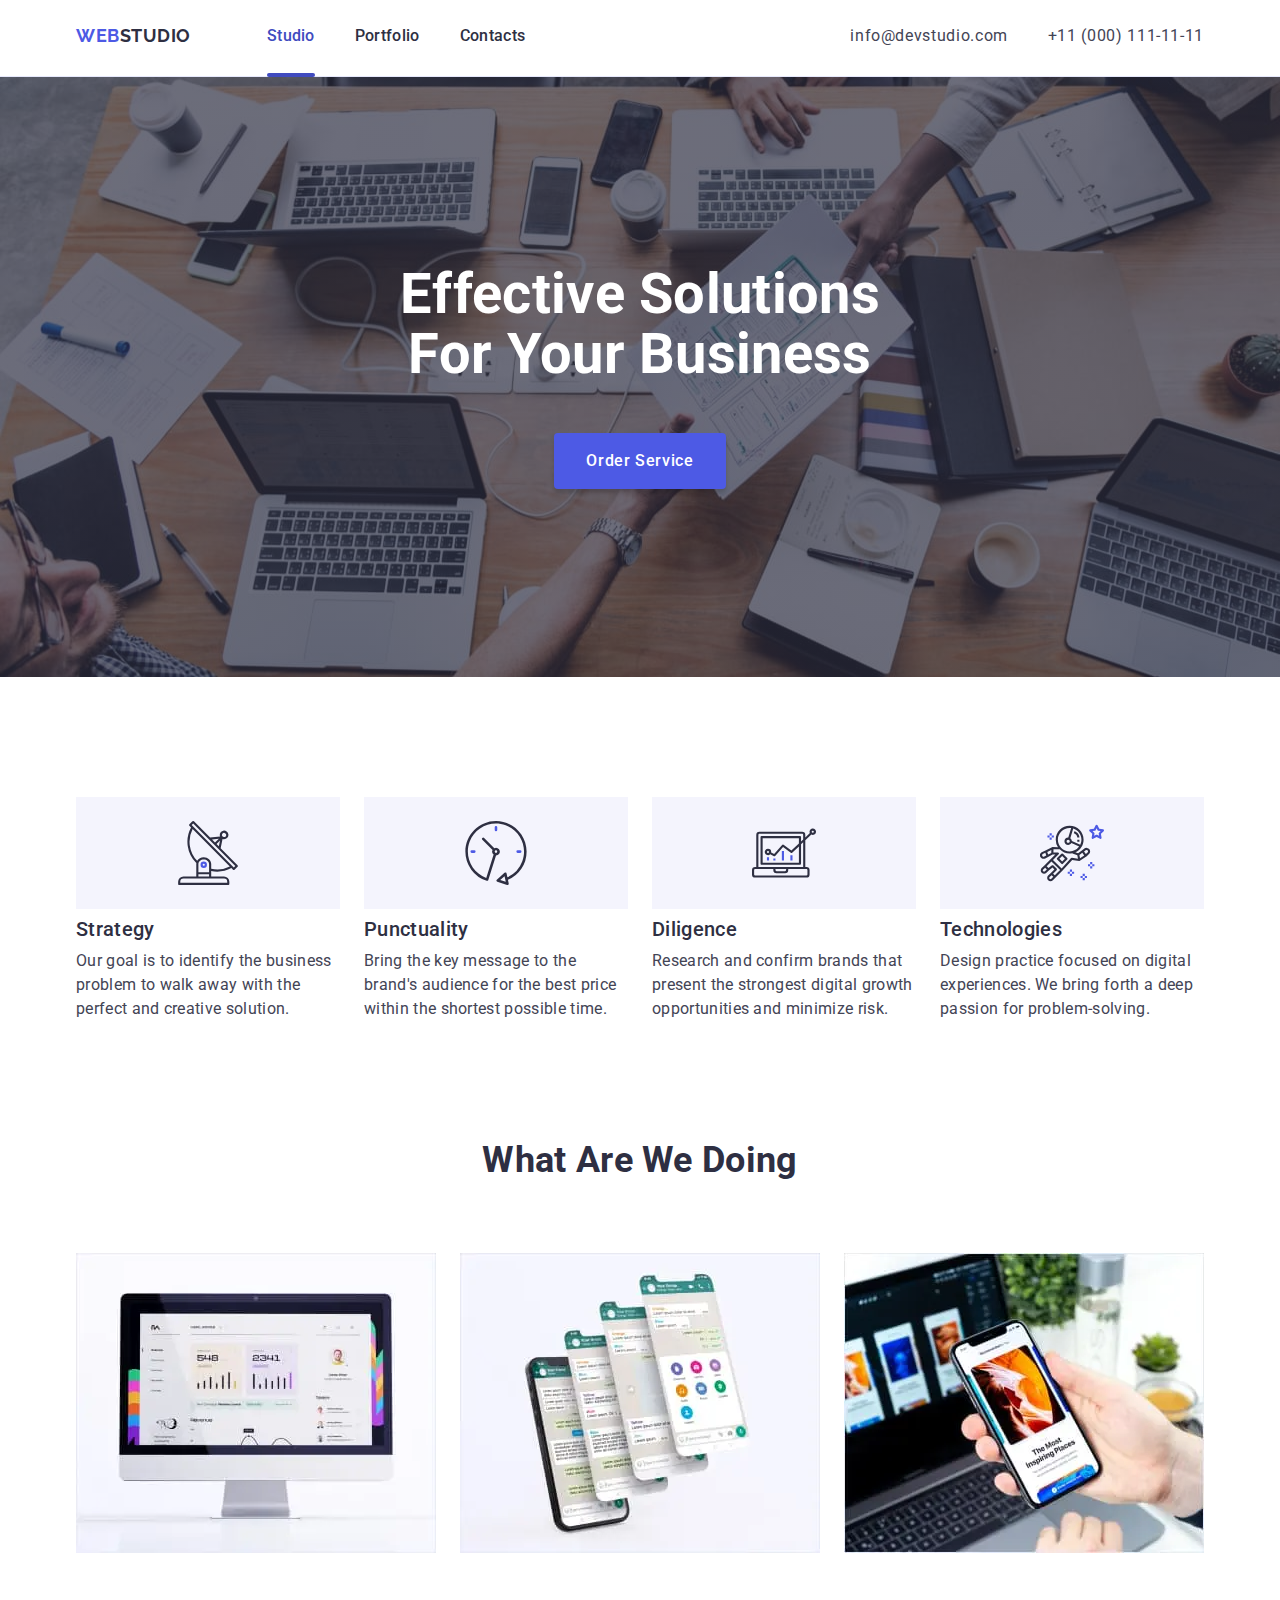
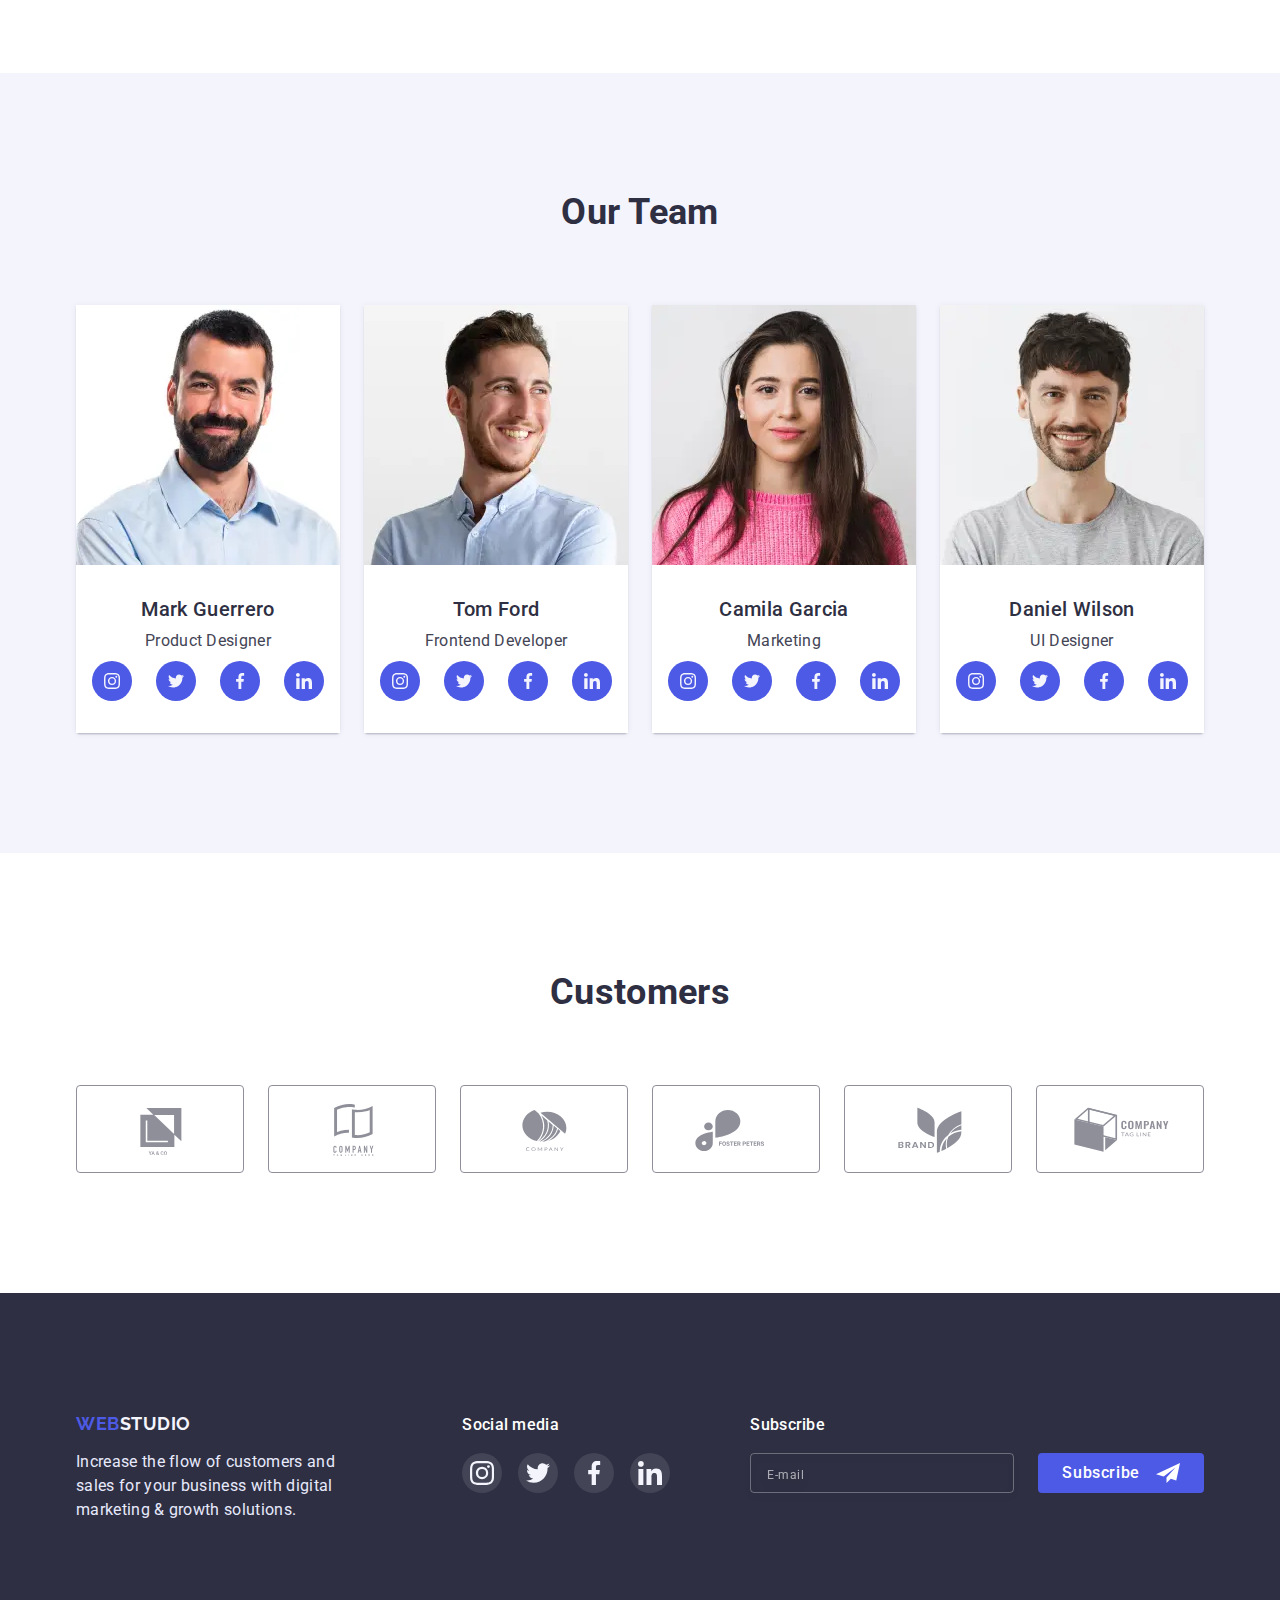
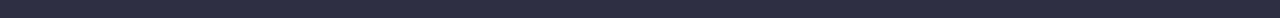
<file: index.html>
<!DOCTYPE html>
<html lang="en">
<head>
    <meta charset="UTF-8">
    <meta http-equiv="X-UA-Compatible" content="IE=edge">
    <meta name="viewport" content="width=device-width, initial-scale=1.0">
    <title>Studio</title>
    <link rel="preconnect" href="https://fonts.googleapis.com">
    <link rel="preconnect" href="https://fonts.gstatic.com" crossorigin>
    <link href="https://fonts.googleapis.com/css2?family=Raleway:wght@700&family=Roboto:wght@400;500;700;900&display=swap" rel="stylesheet">
    <link rel="stylesheet" href="https://cdn.jsdelivr.net/npm/modern-normalize@1.1.0/modern-normalize.min.css">
    <link rel="stylesheet" href="./css/style.css">
</head>
<body>
    <!-- HEADER -->
    <header class="main-header">
        <div class="container main-header-container">
            <nav class="main-nav">
                <a class="link logo" href="./index.html">WEB<span class="logo-part-theme-light">STUDIO</span></a>
                <ul class="menu list">
                    <li class="menu-item"><a class="link link-nav active" href="./index.html">Studio</a></li>
                    <li class="menu-item"><a class="link link-nav" href="./portfolio.html">Portfolio</a></li>
                    <li class="menu-item"><a class="link link-nav" href="">Contacts</a></li>
                </ul>
            </nav>
            <button type="button" class="mobile-menu-open js-open-menu" >
                <svg class="mobile-menu-open-icon" width="32" height="22">
                    <use href="./images/icons.svg#menu_btn"></use>
                </svg>
            </button>
            <ul class="menu-contacts list">
                <li class="menu-contact-item"><a class="contacts" href="mailto:info@devstudio.com">info@devstudio.com</a></li>
                <li class="menu-contact-item"><a class="contacts tablet-tel" href="tel:+110001111111">+11 (000) 111-11-11</a></li>
            </ul>
        </div>
        <div class="mobile-menu js-menu-container" >
            <div class="container mobile-menu-container">
                <button class="mobile-menu-close-btn js-close-menu" type="button" >
                    <svg class="mobile-menu-close-icon" width="8" height="8">
                        <use href="./images/icons.svg#icon-close-modal"></use>
                    </svg>
                </button>
                <ul class="page-titles list">
                    <li class="page-titles-list"><a href="./index.html" class="page-titles-link link">Studio</a></li>
                    <li class="page-titles-list"><a href="./portfolio.html" class="page-titles-link link">Portfolio</a></li>
                    <li class="page-titles-list"><a href="" class="page-titles-link link contacts-active active">Contacts</a></li>
                </ul>
                <ul class="contact-info list">
                    <li class="contact-info-list"><a href="tel:+110001111111" class="contact-tel link">+11 (000) 111-11-11</a></li>
                    <li class="contact-info-list"><a href="mailto:info@devstudio.com" class="contact-mail link">info@devstudio.com</a></li>
                </ul>
                <ul class="social-list list">
                    <li class="social-list-item">
                        <a href="" class="social-list-link">
                            <svg class="social-list-icon" width="16" height="16" >
                                <use href="./images/icons.svg#icon-instagram"></use>
                            </svg>
                        </a>
                    </li>
                    <li class="social-list-item">
                        <a href="" class="social-list-link">
                            <svg class="social-list-icon" width="16" height="16" >
                                <use href="./images/icons.svg#icon-twitter"></use>
                            </svg>
                        </a>
                    </li>
                    <li class="social-list-item">
                        <a href="" class="social-list-link">
                            <svg class="social-list-icon" width="16" height="16" >
                                <use href="./images/icons.svg#icon-facebook"></use>
                            </svg>
                        </a>
                    </li>
                    <li class="social-list-item">
                        <a href="" class="social-list-link">
                            <svg class="social-list-icon" width="16" height="16" >
                                <use href="./images/icons.svg#icon-linkedin"></use>
                            </svg>
                        </a>
                    </li>
                </ul>
            </div>

        </div>
    </header>
    <main>
        <!-- HERO-->
        <section class="hero">
            <div class="container">
                <h1 class="main-title">Effective Solutions for Your Business</h1>
                <button class="modal-btn" type = "button" data-modal-open>Order Service</button>
            </div>
        </section>
        <!--ADVANTAGES--> 
        <section class="section">
            <div class="container">
                <h2 class="visually-hidden">Our advantages</h2>
                <ul class="list-wrapper list">
                    <li class="item-wrapper">
                        <div class="advantages-icon-wrapper">
                            <svg class="advatages-item" width="64" height="64">
                            <use href="./images/icons.svg#icon-antenna"></use>
                            </svg>
                        </div>
                        <h3 class="list-title">Strategy</h3>
                        <p class="list-description">Our goal is to identify the business problem to walk away with the perfect and creative solution.</p>
                    </li>
                    <li class="item-wrapper"> 
                        <div class="advantages-icon-wrapper">
                            <svg class="advatages-item" width="64" height="64">
                            <use href="./images/icons.svg#icon-clock"></use>
                            </svg>
                        </div>
                        <h3 class="list-title">Punctuality</h3>
                        <p class="list-description">Bring the key message to the brand's audience for the best price within the shortest possible time.</p>
                    </li>
                    <li class="item-wrapper"> 
                        <div class="advantages-icon-wrapper">
                            <svg class="advatages-item" width="64" height="64">
                            <use href="./images/icons.svg#icon-diagram"></use>
                            </svg>
                        </div>
                        <h3 class="list-title">Diligence</h3>
                        <p class="list-description">Research and confirm brands that present the strongest digital growth opportunities and minimize risk.</p>
                    </li>
                    <li class="item-wrapper">
                        <div class="advantages-icon-wrapper">
                            <svg class="advatages-item" width="64" height="64">
                            <use href="./images/icons.svg#icon-astronaut"></use>
                            </svg>
                        </div>
                        <h3 class="list-title">Technologies</h3>
                        <p class="list-description">Design practice focused on digital experiences. We bring forth a deep passion for problem-solving.</p>
                    </li>
                </ul>
            </div>
        </section>
        <!--ABOUT US--> 
        <section class="section section-about">
            <div class="container">
                <h2 class="section-title">What are we doing</h2>
                <ul class="list-wrapper list">
                    <li class="card-wrapper">
                        <picture>
                            <source 
                            srcset="./images/what-are-we-doing/positive-trend.webp 1x, ./images/what-are-we-doing/positive-trend@2x.webp 2x"
                            type="image/webp">
                            <source 
                            srcset="./images/what-are-we-doing/positive-trend.jpg 1x, ./images/what-are-we-doing/positive-trend@2x.jpg 2x">
                            <img src="./images/what-are-we-doing/positive-trend.jpg" alt="positive trend" width="360" height="300">
                        </picture>
                    </li>
                    <li class="card-wrapper">
                        <picture>
                            <source 
                            srcset="./images/what-are-we-doing/always-in-touch.webp 1x, ./images/what-are-we-doing/always-in-touch@2x.webp 2x"
                            type="image/webp">
                            <source 
                            srcset="./images/what-are-we-doing/always-in-touch.jpg 1x, ./images/what-are-we-doing/always-in-touch@2x.jpg 2x">
                            <img src="./images/what-are-we-doing/always-in-touch.jpg" alt="always in touch" width="360" height="300">
                        </picture>
                    </li>
                    <li class="card-wrapper">
                        <picture>
                            <source 
                            srcset="./images/what-are-we-doing/inspiring-place.webp 1x, ./images/what-are-we-doing/inspiring-place@2x.webp 2x"
                            type="image/webp">
                            <source 
                            srcset="./images/what-are-we-doing/inspiring-place.jpg 1x, ./images/what-are-we-doing/inspiring-place@2x.jpg 2x">
                            <img src="./images/what-are-we-doing/inspiring-place.jpg" alt="inspiring place" width="360" height="300">
                        </picture>
                    </li>
                </ul>
            </div>
        </section>
        <!--OUR TEAM-->
        <section class="employees section">
            <div class="container employees-container">
                <h2 class="section-title">Our Team</h2>
                <ul class="list-wrapper list-employees-wrapper list">
                    <li class="item-wrapper employees-list">
                        <picture>
                            <source 
                            srcset="./images/our-team/mark-guerrero.webp 1x, ./images/our-team/mark-guerrero@2x.webp 2x" 
                            media="(min-width: 768px)"
                            type="image/webp">
                            <source 
                            srcset="./images/our-team/mark-guerrero.jpg 1x, ./images/our-team/mark-guerrero@2x.jpg 2x" 
                            media="(min-width: 768px)">
                            <source 
                            srcset="./images/our-team/mark-guerrero-mobile.webp 1x, ./images/our-team/mark-guerrero-mobile@2x.webp 2x" 
                            media="(min-width: 280px)"
                            type="image/webp">
                            <source 
                            srcset="./images/our-team/mark-guerrero-mobile.jpg 1x, ./images/our-team/mark-guerrero-mobile@2x.jpg 2x" 
                            media="(min-width: 280px)">
                            <img src="./images/our-team/mark-guerrero.jpg" alt="man with beard" width="264" height="260">
                        </picture>                       
                        <div class="employees-card-wrapper">
                            <h3 class="list-title employees-title">Mark Guerrero</h3>
                            <p class="list-description">Product Designer</p>
                            <ul class="social-list list">
                                <li class="social-list-item">
                                    <a href="" class="social-list-link">
                                        <svg class="social-list-icon" width="16" height="16" >
                                            <use href="./images/icons.svg#icon-instagram"></use>
                                        </svg>
                                    </a>
                                </li>
                                <li class="social-list-item">
                                    <a href="" class="social-list-link">
                                        <svg class="social-list-icon" width="16" height="16" >
                                            <use href="./images/icons.svg#icon-twitter"></use>
                                        </svg>
                                    </a>
                                </li>
                                <li class="social-list-item">
                                    <a href="" class="social-list-link">
                                        <svg class="social-list-icon" width="16" height="16" >
                                            <use href="./images/icons.svg#icon-facebook"></use>
                                        </svg>
                                    </a>
                                </li>
                                <li class="social-list-item">
                                    <a href="" class="social-list-link">
                                        <svg class="social-list-icon" width="16" height="16" >
                                            <use href="./images/icons.svg#icon-linkedin"></use>
                                        </svg>
                                    </a>
                                </li>
                            </ul>
                        </div>
                    </li>
                    <li class="item-wrapper employees-list">
                        <picture>
                            <source 
                            srcset="./images/our-team/tom-ford.webp 1x, ./images/our-team/tom-ford@2x.webp 2x" 
                            media="(min-width: 768px)"
                            type="image/webp">
                            <source 
                            srcset="./images/our-team/tom-ford.jgp 1x, ./images/our-team/tom-ford@2x.jpg 2x" 
                            media="(min-width: 768px)">
                            <source 
                            srcset="./images/our-team/tom-ford-mobile.webp 1x, ./images/our-team/tom-ford-mobile@2x.webp 2x" 
                            media="(min-width: 280px)"
                            type="image/webp">
                            <source 
                            srcset="./images/our-team/tom-ford-mobile.jpg 1x, ./images/our-team/tom-ford-mobile@2x.jpg 2x" 
                            media="(min-width: 280px)">
                            <img src="./images/our-team/tom-ford.jpg" alt="smiling man" width="264" height="260">
                        </picture>
                        <div class="employees-card-wrapper">
                            <h3 class="list-title employees-title">Tom Ford</h3>
                            <p class="list-description">Frontend Developer</p>
                            <ul class="social-list list">
                                <li class="social-list-item">
                                    <a href="" class="social-list-link">
                                        <svg class="social-list-icon" width="16" height="16" >
                                            <use href="./images/icons.svg#icon-instagram"></use>
                                        </svg>
                                    </a>
                                </li>
                                <li class="social-list-item">
                                    <a href="" class="social-list-link">
                                        <svg class="social-list-icon" width="16" height="16" >
                                            <use href="./images/icons.svg#icon-twitter"></use>
                                        </svg>
                                    </a>
                                </li>
                                <li class="social-list-item">
                                    <a href="" class="social-list-link">
                                        <svg class="social-list-icon" width="16" height="16" >
                                            <use href="./images/icons.svg#icon-facebook"></use>
                                        </svg>
                                    </a>
                                </li>
                                <li class="social-list-item">
                                    <a href="" class="social-list-link">
                                        <svg class="social-list-icon" width="16" height="16" >
                                            <use href="./images/icons.svg#icon-linkedin"></use>
                                        </svg>
                                    </a>
                                </li>
                            </ul>
                        </div>
                    </li>
                    <li class="item-wrapper employees-list">
                        <picture>
                            <source 
                            srcset="./images/our-team/camila-garcia.webp 1x, ./images/our-team/camila-garcia@2x.webp 2x" 
                            media="(min-width: 768px)"
                            type="image/webp">
                            <source 
                            srcset="./images/our-team/camila-garcia.jgp 1x, ./images/our-team/camila-garcia@2x.jpg 2x" 
                            media="(min-width: 768px)">
                            <source 
                            srcset="./images/our-team/camila-garcia-mobile.webp 1x, ./images/our-team/camila-garcia-mobile@2x.webp 2x" 
                            media="(min-width: 280px)"
                            type="image/webp">
                            <source 
                            srcset="./images/our-team/camila-garcia-mobile.jpg 1x, ./images/our-team/camila-garcia-mobile@2x.jpg 2x" 
                            media="(min-width: 280px)">
                            <img src="./images/our-team/camila-garcia.jpg" alt="girl with long hair" width="264" height="260">
                        </picture>
                        <div class="employees-card-wrapper">
                            <h3 class="list-title employees-title">Camila Garcia</h3>
                            <p class="list-description">Marketing</p>
                            <ul class="social-list list">
                                <li class="social-list-item">
                                    <a href="" class="social-list-link">
                                        <svg class="social-list-icon" width="16" height="16" >
                                            <use href="./images/icons.svg#icon-instagram"></use>
                                        </svg>
                                    </a>
                                </li>
                                <li class="social-list-item">
                                    <a href="" class="social-list-link">
                                        <svg class="social-list-icon" width="16" height="16" >
                                            <use href="./images/icons.svg#icon-twitter"></use>
                                        </svg>
                                    </a>
                                </li>
                                <li class="social-list-item">
                                    <a href="" class="social-list-link">
                                        <svg class="social-list-icon" width="16" height="16" >
                                            <use href="./images/icons.svg#icon-facebook"></use>
                                        </svg>
                                    </a>
                                </li>
                                <li class="social-list-item">
                                    <a href="" class="social-list-link">
                                        <svg class="social-list-icon" width="16" height="16" >
                                            <use href="./images/icons.svg#icon-linkedin"></use>
                                        </svg>
                                    </a>
                                </li>
                            </ul>
                        </div>
                    </li>
                    <li class="item-wrapper employees-list">
                        <picture>
                            <source 
                            srcset="./images/our-team/daniel-wilson.webp 1x, ./images/our-team/daniel-wilson@2x.webp 2x" 
                            media="(min-width: 768px)"
                            type="image/webp">
                            <source 
                            srcset="./images/our-team/daniel-wilson.jgp 1x, ./images/our-team/daniel-wilson@2x.jpg 2x" 
                            media="(min-width: 768px)">
                            <source 
                            srcset="./images/our-team/daniel-wilson-mobile.webp 1x, ./images/our-team/daniel-wilson-mobile@2x.webp 2x" 
                            media="(min-width: 280px)"
                            type="image/webp">
                            <source 
                            srcset="./images/our-team/daniel-wilson-mobile.jpg 1x, ./images/our-team/daniel-wilson-mobile@2x.jpg 2x" 
                            media="(min-width: 280px)">
                            <img src="./images/our-team/daniel-wilson.jpg" alt="man in a t-shirt" width="264" height="260">
                        </picture>      
                        <div class="employees-card-wrapper">
                            <h3 class="list-title employees-title">Daniel Wilson</h3>
                            <p class="list-description">UI Designer</p>
                            <ul class="social-list list">
                                <li class="social-list-item">
                                    <a href="" class="social-list-link">
                                        <svg class="social-list-icon" width="16" height="16" >
                                            <use href="./images/icons.svg#icon-instagram"></use>
                                        </svg>
                                    </a>
                                </li>
                                <li class="social-list-item">
                                    <a href="" class="social-list-link">
                                        <svg class="social-list-icon" width="16" height="16" >
                                            <use href="./images/icons.svg#icon-twitter"></use>
                                        </svg>
                                    </a>
                                </li>
                                <li class="social-list-item">
                                    <a href="" class="social-list-link">
                                        <svg class="social-list-icon" width="16" height="16" >
                                            <use href="./images/icons.svg#icon-facebook"></use>
                                        </svg>
                                    </a>
                                </li>
                                <li class="social-list-item">
                                    <a href="" class="social-list-link">
                                        <svg class="social-list-icon" width="16" height="16" >
                                            <use href="./images/icons.svg#icon-linkedin"></use>
                                        </svg>
                                    </a>
                                </li>
                            </ul>
                        </div>
                    </li>
                </ul>
            </div>
        </section>
        <!--CUSTOMERS-->
        <section class="section">
            <div class="container client-container">
                <h2 class="section-title">Customers</h2>
                <ul class="client-list list">
                    <li class="client-list-item">
                        <a href="" class="client-list-link">
                            <svg class="client-list-icon" width="104" height="56">
                                <use href="./images/icons.svg#icon-client-1"></use>
                            </svg>
                        </a>
                    </li>
                    <li class="client-list-item">
                        <a href="" class="client-list-link">
                            <svg class="client-list-icon" width="104" height="56">
                                <use href="./images/icons.svg#icon-client-2"></use>
                            </svg>
                        </a>
                    </li>
                    <li class="client-list-item">
                        <a href="" class="client-list-link">
                            <svg class="client-list-icon" width="104" height="56">
                                <use href="./images/icons.svg#icon-client-3"></use>
                            </svg>
                        </a>
                    </li>
                    <li class="client-list-item">
                        <a href="" class="client-list-link">
                            <svg class="client-list-icon" width="104" height="56">
                                <use href="./images/icons.svg#icon-client-4"></use>
                            </svg>
                        </a>
                    </li>
                    <li class="client-list-item">
                        <a href="" class="client-list-link">
                            <svg class="client-list-icon" width="104" height="56">
                                <use href="./images/icons.svg#icon-client-5"></use>
                            </svg>
                        </a>
                    </li>
                    <li class="client-list-item">
                        <a href="" class="client-list-link">
                            <svg class="client-list-icon" width="104" height="56">
                                <use href="./images/icons.svg#icon-client-6"></use>
                            </svg>
                        </a>
                    </li>
                </ul>
            </div>
        </section>
    </main>
    <!--FOOTER-->
    <footer class="main-footer section">
        <div class="container footer-container">
            <div class="footer-description">
                <a class="link logo logo-footer" href="">WEB<span class="logo-part-theme-dark">STUDIO</span></a>
                <p class="list-description">Increase the flow of customers and sales for your business with digital marketing & growth solutions.</p>
            </div>
            <div class="footer-social">
                <h4 class="footer-title">Social media</h4>
                <ul class="social-list footer-social-list list">
                    <li class="social-list-item footer-social-item">
                        <a href="" class="social-list-link footer-social-link">
                            <svg class="social-list-icon" width="24" height="24" >
                                <use href="./images/icons.svg#icon-instagram"></use>
                            </svg>
                        </a>
                    </li>
                    <li class="social-list-item footer-social-item">
                        <a href="" class="social-list-link footer-social-link">
                            <svg class="social-list-icon" width="24" height="24" >
                                <use href="./images/icons.svg#icon-twitter"></use>
                            </svg>
                        </a>
                    </li>
                    <li class="social-list-item footer-social-item">
                        <a href="" class="social-list-link footer-social-link">
                            <svg class="social-list-icon" width="24" height="24" >
                                <use href="./images/icons.svg#icon-facebook"></use>
                            </svg>
                        </a>
                    </li>
                    <li class="social-list-item footer-social-item">
                        <a href="" class="social-list-link footer-social-link">
                            <svg class="social-list-icon" width="24" height="24" >
                                <use href="./images/icons.svg#icon-linkedin"></use>
                            </svg>
                        </a>
                    </li>
                </ul>
            </div>
            <form class="footer-form">
                <p class="footer-title">Subscribe</p>
                <div class="footer-form-wrapper">
                 
                    <input type="email" name="user_email" placeholder="E-mail" class="footer-form-input">
                    <button type="submit" class="footer-subscribe-submit">Subscribe
                        <svg width="24" height="24" class="footer-button-icon">
                            <use href="./images/icons.svg#icon-telegram"></use>
                        </svg>
                    </button>
                </div>
            </form>
        </div>
    </footer>
    <div class="backdrop is-hidden" data-modal>
        <div class="modal">
            <button class="modal-close-btn" type="button" data-modal-close>
                <svg class="modal-close-btn-icon" width="8" height="8">
                    <use href="./images/icons.svg#icon-close-modal"></use>
                </svg>
            </button>
            <form class="modal-form">
                <p class="modal-name">Leave your contacts and we will call you back</p>
                <label class="modal-form-field">
                    <span class="modal-form-input-desc">Name</span> 
                    <span class="modal-form-input-wrapper">
                        <input type="text" name="user_name" class="modal-form-input" required pattern="^[a-zA-z]+" minlength="2">
                        <svg class="modal-form-input-icon" width="18" height="18">
                            <use href="./images/icons.svg#icon-person" ></use>
                        </svg>
                    </span>
                </label>
                <label class="modal-form-field">
                    <span class="modal-form-input-desc">Phone</span> 
                    <span class="modal-form-input-wrapper">
                        <input type="tel" name="user_phone" class="modal-form-input" required pattern="[0-9]{3}-[0-9]{3}-[0-9]{2}-[0-9]{2}" title="xxx-xxx-xx-xx">
                        <svg class="modal-form-input-icon" width="18" height="24">
                            <use href="./images/icons.svg#icon-phone" ></use>
                        </svg>
                    </span>
                </label>
                <label class="modal-form-field">
                    <span class="modal-form-input-desc">Email</span> 
                    <span class="modal-form-input-wrapper">
                        <input type="email" name="user_email" class="modal-form-input" required>
                        <svg class="modal-form-input-icon" width="18" height="24">
                            <use href="./images/icons.svg#icon-email"></use>
                        </svg>
                    </span>
                </label>
                <label class="modal-form-field">
                    <span class="modal-form-input-desc">Comment</span> 
                    <textarea name="user_message" class="modal-form-message" placeholder="Text input"></textarea>
                </label>
                <label class="policy-wrapper">
                    <input type="checkbox" name="user_policy" class="modal-form-check visually-hidden" required>
                    <span class="modal-form-check-desc">I accept the terms and conditions of the&nbsp;<a href="">Privacy Policy</a></span>
                </label>
                <button type="submit" class="modal-form-submit">Send</button>
            </form>
        </div>
    </div>

    <script src="./js/modal.js"></script>
    <script src="./js/mobile-menu.js"></script>
</body>
</html>
</file>
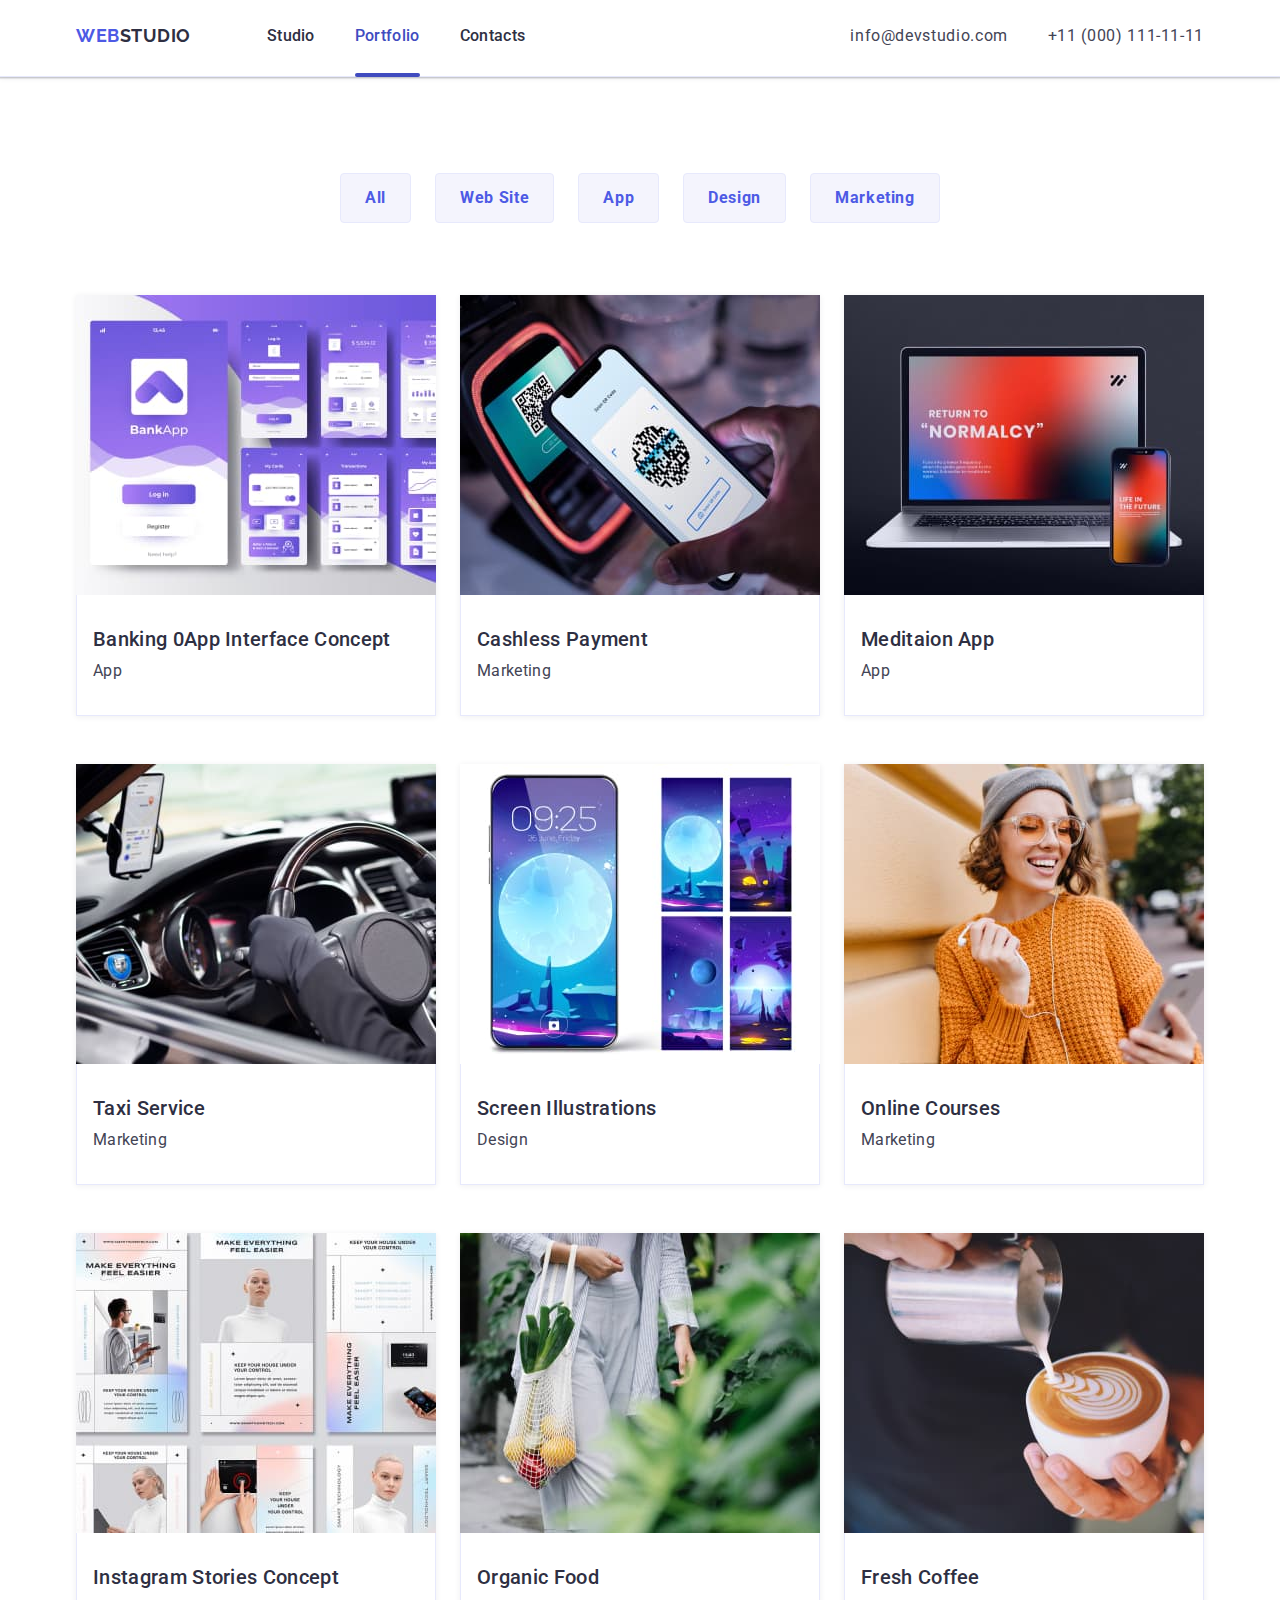
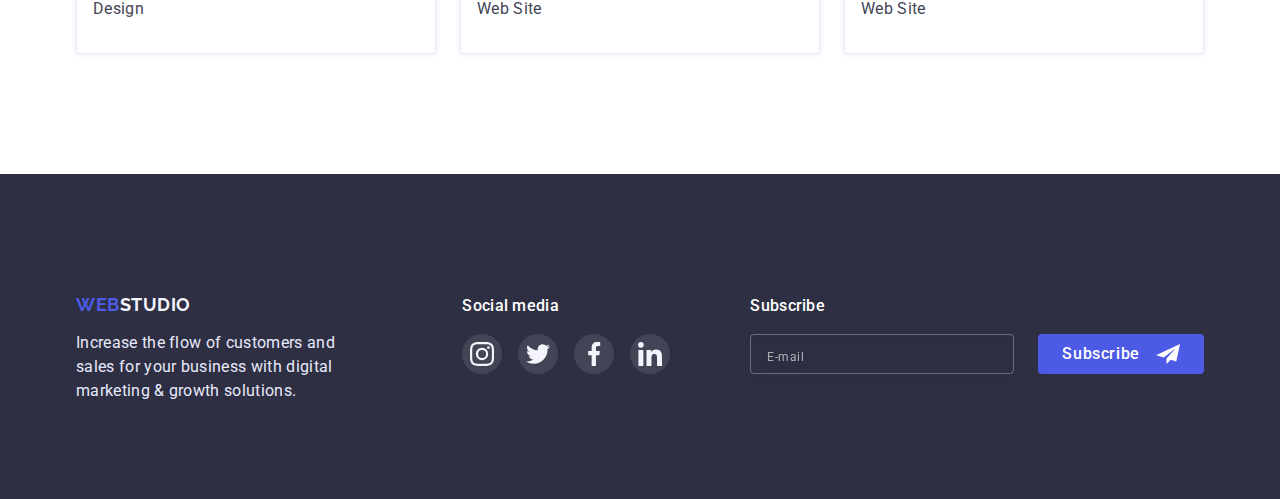
<file: portfolio.html>
<!DOCTYPE html>
<html lang="en">
<head>
    <meta charset="UTF-8">
    <meta http-equiv="X-UA-Compatible" content="IE=edge">
    <meta name="viewport" content="width=device-width, initial-scale=1.0">
    <title>Portfolio</title>
    <link rel="preconnect" href="https://fonts.googleapis.com">
    <link rel="preconnect" href="https://fonts.gstatic.com" crossorigin>
    <link href="https://fonts.googleapis.com/css2?family=Raleway:wght@700&family=Roboto:wght@400;500;700;900&display=swap" rel="stylesheet">
    <link rel="stylesheet" href="https://cdn.jsdelivr.net/npm/modern-normalize@1.1.0/modern-normalize.min.css">
    <link rel="stylesheet" href="./css/style.css">
</head>
<body>
    <!-- HEADER -->
    <header class="main-header">
        <div class="container main-header-container">
            <nav class="main-nav">
                <a class="link logo" href="./index.html">WEB<span class="logo-part-theme-light">STUDIO</span></a>
                <ul class="menu list">
                    <li class="menu-item"><a class="link link-nav" href="./index.html">Studio</a></li>
                    <li class="menu-item"><a class="link link-nav active" href="./portfolio.html">Portfolio</a></li>
                    <li class="menu-item"><a class="link link-nav" href="">Contacts</a></li>
                </ul>
            </nav>
            <button type="button" class="mobile-menu-open js-open-menu" >
                <svg class="mobile-menu-open-icon" width="32" height="22">
                    <use href="./images/icons.svg#menu_btn"></use>
                </svg>
            </button>
            <ul class="menu-contacts list">
                <li class="menu-contact-item"><a class="contacts" href="mailto:info@devstudio.com">info@devstudio.com</a></li>
                <li class="menu-contact-item"><a class="contacts tablet-tel" href="tel:+110001111111">+11 (000) 111-11-11</a></li>
            </ul>
        </div>
        <div class="mobile-menu js-menu-container" >
            <div class="container mobile-menu-container">
                <button class="mobile-menu-close-btn js-close-menu" type="button" >
                    <svg class="mobile-menu-close-icon" width="8" height="8">
                        <use href="./images/icons.svg#icon-close-modal"></use>
                    </svg>
                </button>
                <ul class="page-titles list">
                    <li class="page-titles-list"><a href="./index.html" class="page-titles-link link">Studio</a></li>
                    <li class="page-titles-list"><a href="./portfolio.html" class="page-titles-link link">Portfolio</a></li>
                    <li class="page-titles-list"><a href="" class="page-titles-link link contacts-active">Contacts</a></li>
                </ul>
                <ul class="contact-info list">
                    <li class="contact-info-list"><a href="tel:+110001111111" class="contact-tel link">+11 (000) 111-11-11</a></li>
                    <li class="contact-info-list"><a href="mailto:info@devstudio.com" class="contact-mail link">info@devstudio.com</a></li>
                </ul>
                <ul class="social-list list">
                    <li class="social-list-item">
                        <a href="" class="social-list-link">
                            <svg class="social-list-icon" width="16" height="16" >
                                <use href="./images/icons.svg#icon-instagram"></use>
                            </svg>
                        </a>
                    </li>
                    <li class="social-list-item">
                        <a href="" class="social-list-link">
                            <svg class="social-list-icon" width="16" height="16" >
                                <use href="./images/icons.svg#icon-twitter"></use>
                            </svg>
                        </a>
                    </li>
                    <li class="social-list-item">
                        <a href="" class="social-list-link">
                            <svg class="social-list-icon" width="16" height="16" >
                                <use href="./images/icons.svg#icon-facebook"></use>
                            </svg>
                        </a>
                    </li>
                    <li class="social-list-item">
                        <a href="" class="social-list-link">
                            <svg class="social-list-icon" width="16" height="16" >
                                <use href="./images/icons.svg#icon-linkedin"></use>
                            </svg>
                        </a>
                    </li>
                </ul>
            </div>
        </div>
    </header>
    <main> 
        <!--PORTFOLIO-->
        <section class="portfolio-section">
            <div class="container">
                <h1 hidden>Examples of our work</h1>
                <ul class="portfolio-menu list-wrapper list">
                    <li><button class="portfolio-btn" type="button">All</button></li>
                    <li><button class="portfolio-btn" type="button">Web Site</button></li>
                    <li><button class="portfolio-btn" type="button">App</button></li>
                    <li><button class="portfolio-btn" type="button">Design</button></li>
                    <li><button class="portfolio-btn" type="button">Marketing</button></li>
                </ul>
                <ul class="list-wrapper portfolio-list-wrapper">
                    <li class="card-wrapper list">
                        <a class="link portfolio-card-wrapper" href="">
                            <div class="portfolio-card-img-wrapper">
                                <img src="./images/portfolio/interface.jpg" alt="simple interface" width="360" height="300">
                                <p class="overlay">14 Stylish and User-Friendly App Design Concepts · Task Manager App · Calorie Tracker App · Exotic Fruit Ecommerce App · Cloud Storage App</p>
                            </div>
                            <div class="portfolio-text-wrapper">
                                <h2 class="list-title">Banking 0App Interface Concept</h2>
                                <p class="list-description">App</p>
                            </div>
                        </a>
                    </li>
                    <li class="card-wrapper list">
                        <a class="link portfolio-card-wrapper" href="">
                            <div class="portfolio-card-img-wrapper">
                                <img src="./images/portfolio/cashless-payment.jpg" alt="pay by phone" width="360" height="300">
                                <p class="overlay">14 Stylish and User-Friendly App Design Concepts · Task Manager App · Calorie Tracker App · Exotic Fruit Ecommerce App · Cloud Storage App</p>
                            </div>
                                <div class="portfolio-text-wrapper">
                                <h2 class="list-title">Cashless Payment</h2>
                                <p class="list-description">Marketing</p>
                            </div>
                        </a>
                    </li>
                    <li class="card-wrapper list">
                        <a class="link portfolio-card-wrapper" href="">
                            <div class="portfolio-card-img-wrapper">
                                <img src="./images/portfolio/meditation-app.jpg" alt="computer and phone" width="360" height="300">
                                <p class="overlay">14 Stylish and User-Friendly App Design Concepts · Task Manager App · Calorie Tracker App · Exotic Fruit Ecommerce App · Cloud Storage App</p>
                            </div>
                            <div class="portfolio-text-wrapper">
                                <h2 class="list-title">Meditaion App</h2>
                                <p class="list-description">App</p>
                            </div>
                        </a>
                    </li>
                    <li class="card-wrapper list">
                        <a class="link portfolio-card-wrapper" href="">
                            <div class="portfolio-card-img-wrapper">
                                <img src="./images/portfolio/taxi.jpg" alt="hands on the steering wheel" width="360" height="300">
                                <p class="overlay">14 Stylish and User-Friendly App Design Concepts · Task Manager App · Calorie Tracker App · Exotic Fruit Ecommerce App · Cloud Storage App</p>
                            </div>
                            <div class="portfolio-text-wrapper">
                                <h2 class="list-title">Taxi Service</h2>
                                <p class="list-description">Marketing</p>
                            </div>
                        </a>
                    </li>
                    <li class="card-wrapper list">
                        <a class="link portfolio-card-wrapper" href="">
                            <div class="portfolio-card-img-wrapper">
                                <img src="./images/portfolio/illustration.jpg" alt="different pictures on the phone" width="360" height="300">
                                <p class="overlay">14 Stylish and User-Friendly App Design Concepts · Task Manager App · Calorie Tracker App · Exotic Fruit Ecommerce App · Cloud Storage App</p>
                            </div>
                            <div class="portfolio-text-wrapper">
                                <h2 class="list-title">Screen Illustrations</h2>
                                <p class="list-description">Design</p>
                            </div>
                        </a>
                    </li>
                    <li class="card-wrapper list">
                        <a class="link portfolio-card-wrapper" href="">
                            <div class="portfolio-card-img-wrapper">
                                <img src="./images/portfolio/online-courses.jpg" alt="smiling girl in headphones" width="360" height="300">
                                <p class="overlay">14 Stylish and User-Friendly App Design Concepts · Task Manager App · Calorie Tracker App · Exotic Fruit Ecommerce App · Cloud Storage App</p>
                            </div>
                            <div class="portfolio-text-wrapper">
                                <h2 class="list-title">Online Courses</h2>
                                <p class="list-description">Marketing</p>
                            </div>
                        </a>
                    </li>
                    <li class="card-wrapper list">
                        <a class="link portfolio-card-wrapper" href="">
                            <div class="portfolio-card-img-wrapper">
                                <img  src="./images/portfolio/instagram-stories.jpg" alt="user-friendly design" width="360" height="300">
                                <p class="overlay">14 Stylish and User-Friendly App Design Concepts · Task Manager App · Calorie Tracker App · Exotic Fruit Ecommerce App · Cloud Storage App</p>
                            </div>
                            <div class="portfolio-text-wrapper">
                                <h2 class="list-title">Instagram Stories Concept</h2>
                                <p class="list-description">Design</p>
                            </div>
                        </a>
                    </li>
                    <li class="card-wrapper list">
                        <a class="link portfolio-card-wrapper" href="">
                            <div class="portfolio-card-img-wrapper">
                                <img src="./images/portfolio/organic-food.jpg" alt="girl with a bag of vegetables" width="360" height="300">
                                <p class="overlay">14 Stylish and User-Friendly App Design Concepts · Task Manager App · Calorie Tracker App · Exotic Fruit Ecommerce App · Cloud Storage App</p>
                            </div>
                            <div class="portfolio-text-wrapper">
                                <h2 class="list-title">Organic Food</h2>
                                <p class="list-description">Web Site</p>
                            </div>
                        </a>
                    </li>
                    <li class="card-wrapper list">
                        <a class="link portfolio-card-wrapper" href="">
                            <div class="portfolio-card-img-wrapper">
                                <img src="./images/portfolio/fresh-coffee.jpg" alt="cup of coffee" width="360" height="300">
                                <p class="overlay">14 Stylish and User-Friendly App Design Concepts · Task Manager App · Calorie Tracker App · Exotic Fruit Ecommerce App · Cloud Storage App</p>
                            </div>
                            <div class="portfolio-text-wrapper">
                                <h2 class="list-title">Fresh Coffee</h2>
                                <p class="list-description">Web Site</p>
                            </div>
                        </a>
                    </li>
                </ul>
            </div>
        </section>
    </main> 
    <!--FOOTER-->
        <footer class="main-footer section">
        <div class="container footer-container">
            <div class="footer-description">
                <a class="link logo logo-footer" href="">WEB<span class="logo-part-theme-dark">STUDIO</span></a>
                <p class="list-description">Increase the flow of customers and sales for your business with digital marketing & growth solutions.</p>
            </div>
            <div class="footer-social">
                <h4 class="footer-title">Social media</h4>
                <ul class="social-list footer-social-list list">
                    <li class="social-list-item footer-social-item">
                        <a href="" class="social-list-link footer-social-link">
                            <svg class="social-list-icon" width="24" height="24" >
                                <use href="./images/icons.svg#icon-instagram"></use>
                            </svg>
                        </a>
                    </li>
                    <li class="social-list-item footer-social-item">
                        <a href="" class="social-list-link footer-social-link">
                            <svg class="social-list-icon" width="24" height="24" >
                                <use href="./images/icons.svg#icon-twitter"></use>
                            </svg>
                        </a>
                    </li>
                    <li class="social-list-item footer-social-item">
                        <a href="" class="social-list-link footer-social-link">
                            <svg class="social-list-icon" width="24" height="24" >
                                <use href="./images/icons.svg#icon-facebook"></use>
                            </svg>
                        </a>
                    </li>
                    <li class="social-list-item footer-social-item">
                        <a href="" class="social-list-link footer-social-link">
                            <svg class="social-list-icon" width="24" height="24" >
                                <use href="./images/icons.svg#icon-linkedin"></use>
                            </svg>
                        </a>
                    </li>
                </ul>
            </div>
            <form class="footer-form">
                <p class="footer-title">Subscribe</p>
                <div class="footer-form-wrapper">            
                    <input type="email" name="user_email" placeholder="E-mail" class="footer-form-input">
                    <button type="submit" class="footer-subscribe-submit">Subscribe
                        <svg width="24" height="24" class="footer-button-icon">
                            <use href="./images/icons.svg#icon-telegram"></use>
                        </svg>
                    </button>
                </div>
            </form>
        </div>
    </footer>

    <script src="./js/mobile-menu.js"></script>
</body>
</html>
</file>
<file: css/style.css>
:root {
    --primary-font: 'Roboto', sans-serif;
    --secondary-font: 'Raleway', sans-serif;

    --primary-color-theme-dark: #FFFFFF;
    --secondary-color-theme-dark: #E7E9FC;
    --primary-color-theme-light: #2E2F42;
    --secondary-color-theme-light: #434455;
    --accent-color: #4D5AE5;
    --secondary-accent-color: #404BBF;
    --element-color-theme-dark: #F4F4FD;
    --icon-color: #8E8F99;

    --transition-dur-and-func: 250ms cubic-bezier(0.4, 0, 0.2, 1);
}

h1, 
h2, 
h3, 
h4, 
p {
    margin-top: 0;
    margin-bottom: 0;
}

ul {
    margin-top: 0;
    margin-bottom: 0;
    padding-left: 0;
}

img {
    display: block;
}

button {
    cursor: pointer;
}

.list {
    list-style: none;
}

.link {
    text-decoration: none;
}

body {
    font-family: var(--primary-font);
    font-weight: 700;
    font-size: 16px;
    line-height: 1.5;
    letter-spacing: 0.02em;
    background-color: var(--primary-color-theme-dark);
}

.container {
    padding-left: 15px;
    padding-right: 15px;
}

@media screen and (min-width: 480px) {
    .container {
        width: 428px;
        margin-left: auto;
        margin-right: auto;
    }    
}

@media screen and (min-width: 768px) {
    .container {
        width: 768px;
    }    
}

@media screen and (min-width: 1200px) {
    .container {
        width: 1158px;
    }    
}

.visually-hidden {
    position: absolute;
    width: 1px;
    height: 1px;
    margin: -1px;
    padding: 0;
    overflow: hidden;
    border: 0;
    clip: rect(0 0 0 0);
}


/*================= HEADER =================*/
  

@media screen and (max-width: 767px) {
    .menu {
        display: none;
    }

    .menu-contacts {
        display: none;
    }

    .mobile-menu-open {
        background-color: transparent;
        border: none;
        padding: 0;
        line-height: 0;
    }
    
    .mobile-menu {
        position: fixed;
        width: 100%;
        height: 100%;
        z-index: 1000;
        top: 0;
        left: 0;
        background-color: var(--primary-color-theme-dark);
        overflow: auto;
    
        opacity: 0;
        visibility: hidden;
        pointer-events: none;
        transition: opacity var(--transition-dur-and-func) visibility var(--transition-dur-and-func);
    }
    
    .mobile-menu.is-open {
        opacity: 1;
        visibility: visible;
        pointer-events: auto;
    }
    
    .mobile-menu-container {
        position: relative;
        padding-left: 40px;
        padding-top: 80px;
        padding-bottom: 40px;
    }
    
    .mobile-menu-close-btn {
        position: absolute;
        top: 40px;
        right: 40px;
        display: flex;
        justify-content: center;
        align-items: center;
        padding: 0;
        width: 24px;
        height: 24px;
        background-color: var(--secondary-color-theme-dark);
        border: 1px solid rgba(0, 0, 0, 0.1);
        border-radius: 50%;
    }
    
    .page-titles-link {
        font-size: 36px;
        line-height: 1.11;
        text-transform: capitalize;
        color: var(--primary-color-theme-light);
    }
 
    .page-titles-list:not(:last-child) {
        margin-bottom: 40px;
    }
    
    .contact-tel {
        display: inline-block;
        margin-top: 284px;
        margin-bottom: 40px;
        font-weight: 600;
        font-size: 36px;
        line-height: 1.11;
        text-transform: capitalize;
        color: var(--accent-color);
    }

    .page-titles-link:hover,
    .page-titles-link:focus {
        color: var(--secondary-accent-color);
    }
    
    .contact-mail {
        display: inline-block;
        margin-bottom: 48px;
        font-weight: 500;
        font-size: 20px;
        line-height: 1.2;
        color: var(--secondary-color-theme-light);
    }

    .social-list-item {
        width: calc((100% - 168px) / 4);
    } 
}    

@media screen and (max-width: 400px) {
    .contact-tel {
        font-size: 8.3vw;
      }
    
}

.main-header {
    padding-top: 24px;
    padding-bottom: 24px;
    border-bottom: 1px solid #E7E9FC;
    box-shadow: 0px 2px 1px rgba(46, 47, 66, 0.08), 0px 1px 1px rgba(46, 47, 66, 0.16), 0px 1px 6px rgba(46, 47, 66, 0.08);
}

.main-header-container {
    display: flex;
    align-items: center;
    justify-content: space-between;

}

.social-list {
    display: flex;
    flex-wrap: wrap;
    gap: 56px;
    margin-right: 45px;
}

.social-list-link {
    display: flex;
    justify-content: center;
    align-items: center;
    width: 40px;
    height: 40px;
    border-radius: 50px;
    background-color: var(--accent-color);
     transition: background-color var(--transition-dur-and-func);
}

.social-list-link:hover,
.social-list-link:focus {
    background-color: var(--secondary-accent-color);
}

.social-list-icon {
    fill: var(--element-color-theme-dark);
}

.logo {
    font-family: var(--secondary-font);
    font-weight: 700;
    font-size: 18px;
    line-height: 1.17;
    letter-spacing: 0.03em;
    text-transform: uppercase;
    color: var(--accent-color);
}

.logo-part-theme-light {
    color: var(--primary-color-theme-light);
}


@media screen and (min-width: 768px) {
    .mobile-menu {
        display: none;
    }
    
    .mobile-menu-open {
        display: none;
    }

    .main-header {
        padding-bottom: 10px;
    }

    .logo {
        margin-right: 120px;
    }

    .main-nav {
        display: flex;
        align-items: center;
    }

    .menu {
        display: flex;
        align-items: center;
    }

    .menu-item:not(:first-child) {
        margin-left: 40px;
    }

    .link-nav {
        font-weight: 500;
        color: var(--primary-color-theme-light);
        transition: color var(--transition-dur-and-func);
    }

    .link-nav:hover,
    .link-nav:focus {
        color: var(--secondary-accent-color);
    }
    
    .active {
        padding-bottom: 20px;
        position: relative;
        color: var(--secondary-accent-color);
    }

    .active::after {
        content: ' ';
        position: absolute;
        left: 0;
        bottom: 0;
        display: block;
        width: 100%;
        height: 4px;
        background-color: var(--secondary-accent-color);
        border-radius: 2px;
    }

    .menu-contacts {
        margin-left: auto;
    } 

    .contacts {
        display: block;
        font-weight: 400;
        font-size: 12px;
        line-height: 1.33;
        letter-spacing: 0.04em;
        color: var(--secondary-color-theme-light);
        text-decoration: none;
        transition: color var(--transition-dur-and-func);
    }

    .contacts:hover,
    .contacts:focus {
        color: var(--accent-color);
    }

    .tablet-tel {
        margin-top: 4px;
    }
}

@media screen and (min-width: 1200px) {
    
    .main-header {
        padding-bottom: 28px;
    }

    .logo {
        margin-right: 76px;
    }

    .active {
        padding-bottom: 32px;
    }

    .menu-contacts {
        display: flex;
        align-items: center;
       
    }

    .contacts {
        margin: 0;
        font-size: 16px;
        line-height: 1.5;
    }

    .menu-contact-item:not(:first-child) {
        margin-left: 40px;
    }

}


/*================= /HEADER =================*/


/*================= HERO =================*/

.hero {
    padding-top: 112px;
    padding-bottom: 112px;
    background-color: var(--primary-color-theme-light);
    text-align: center;
    background-image: linear-gradient(rgba(46, 47, 66, 0.7), rgba(46, 47, 66, 0.7)), url('../images/hero/people-office-mobile.jpg');
    background-size: cover;
    margin: 0 auto;
}

.main-title {
    margin: 0 auto;
    max-width: 318px;
    font-size: 36px;
    line-height: 1.11;
    color: var(--primary-color-theme-dark);
    text-transform: capitalize;
}

.modal-btn {
    padding: 16px 32px;
    margin-top: 72px;
    font-family: inherit;
    font-weight: 500;
    font-size: inherit;
    line-height: inherit;
    letter-spacing: 0.04em;
    color: var(--primary-color-theme-dark);
    background-color: var(--accent-color);
    border-radius: 4px;
    border: none;
    box-shadow: 0px 4px 4px rgba(0, 0, 0, 0.15);
    transition: background-color var(--transition-dur-and-func);
}

.modal-btn:hover,
.modal-btn:focus {
    background-color: var(--secondary-accent-color);
}

@media screen and (min-device-pixel-ratio: 2) and (max-width: 428px), 
  screen and (min-resolution: 192dpi) and (max-width: 428px),
  screen and (min-resolution: 2dppx) and (max-width: 428px) {
    .hero {
        background-image: linear-gradient(rgba(46, 47, 66, 0.7), rgba(46, 47, 66, 0.7)), url('../images/hero/people-office-mobile@2x.jpg');;
    }
}

@media screen and (min-width: 429px) {
    .hero {
        background-image: linear-gradient(rgba(46, 47, 66, 0.7), rgba(46, 47, 66, 0.7)), url('../images/hero/people-office-tablet.jpg');
    }
}

@media screen and (min-width: 768px) {
    .hero {
        padding-bottom: 108px;
    }

    .main-title {
        max-width: 494px;
        font-size: 56px;
        line-height: 1.07;
    }

    .modal-btn {
        margin-top: 40px;
    }
}

@media screen and (min-device-pixel-ratio: 2) and (min-width: 429px), 
  screen and (min-resolution: 192dpi) and (min-width: 429px),
  screen and (min-resolution: 2dppx) and (min-width: 429px) {
    .hero {
        background-image: linear-gradient(rgba(46, 47, 66, 0.7), rgba(46, 47, 66, 0.7)), url('../images/hero/people-office-tablet@2x.jpg');;
    }
}

@media screen and (min-width: 769px) {
    .hero {
        background-image: linear-gradient(rgba(46, 47, 66, 0.7), rgba(46, 47, 66, 0.7)), url('../images/hero/people-office-desktop.jpg');
    }    
}

@media screen and (min-width: 1200px) {
    .hero {
        padding-top: 188px;
        padding-bottom: 188px;
        max-width: 1440px;
    }

    .modal-btn {
        margin-top: 48px;
    }
}

@media screen and (min-device-pixel-ratio: 2) and (min-width: 769px), 
  screen and (min-resolution: 192dpi) and (min-width: 769px),
  screen and (min-resolution: 2dppx) and (min-width: 769px) {
    .hero {
        background-image: linear-gradient(rgba(46, 47, 66, 0.7), rgba(46, 47, 66, 0.7)), url('../images/hero/people-office-desktop@2x.jpg');;
    }
}



/*================= /HERO =================*/


/*================= ADVANTAGES =================*/


@media screen and (max-width: 1199px) {
    .advantages-icon-wrapper {
        display: none;
    }
}

.section {
    padding-top: 96px;
    padding-bottom: 96px;
}

.list-wrapper {
    display: flex;
    flex-direction: column;
    flex-wrap: wrap;
    gap: 72px;
}

.list-title {
    font-size: 36px;
    line-height: 1.11;
    text-align: center;
    text-transform: capitalize;
    color: var(--primary-color-theme-light);
    margin-bottom: 8px;
}

.list-description {
    font-weight: 500;   
    color: var(--secondary-color-theme-light);
}

@media screen and (min-width: 768px) {
    .list-wrapper {
        flex-direction: row;
        row-gap: 72px;
        column-gap: 24px;
    }

    .item-wrapper {
        width: calc((100% - 24px) / 2);
    }

    .list-title {
        text-align: start;
    }
}

@media screen and (min-width: 1200px) {
    .section {
        padding-top: 120px;
        padding-bottom: 120px;
    }

    .advantages-icon-wrapper {
        margin-bottom: 8px;
        padding: 24px 100px;
        display: flex;
        background-color: var(--element-color-theme-dark);
    }

    .list-wrapper {
        gap: 24px;
    } 

    .item-wrapper {
        width: calc((100% - 72px) / 4);
    }

    .list-title {
        font-weight: 500;
        font-size: 20px;
        line-height: 1.2;
        color: var(--primary-color-theme-light);
    }

    .list-description {
        font-weight: 400;
    }
} 

/*================= /ADVANTAGES=================*/


/*================= ABOUT US =================*/

@media screen and (max-width: 1199px) {
    .section-about {
        display: none;
    }
}

.section-about {
    padding-top: 0;
}

.card-wrapper {
    width: calc((100% - 48px) / 3);
}

.section-title {
    margin-bottom: 72px;

    font-size: 36px;
    line-height: 1.11;
    text-align: center;
    text-transform: capitalize;
    color: var(--primary-color-theme-light);
}

/*================= /ABOUT US =================*/


/*================= OUR TEAM =================*/

@media screen and (max-width: 767px) {
    .list-employees-wrapper {
        max-width: 260px;
        margin-left: auto;
        margin-right: auto;
    }
}

.employees {
    background-color: var(--element-color-theme-dark);
    text-align: center;
    padding-bottom: 128px;
    
}

.employees-list {
    background: var(--primary-color-theme-dark);
    box-shadow: 0px 1px 6px rgba(46, 47, 66, 0.08), 0px 1px 1px rgba(46, 47, 66, 0.16), 0px 2px 1px rgba(46, 47, 66, 0.08);
    border-radius: 0px 0px 4px 4px;
}

.employees-card-wrapper {
    background-color: var(--primary-color-theme-dark);
    padding: 32px 16px;
}

.employees-title {
    font-weight: 500;
    font-size: 20px;
    line-height: 1.2;
    text-align: center;
}

.social-list {
    display: flex;
    justify-content: center;
    gap: 24px;
    margin-top: 8px;
    margin-right: 0;
}

.social-list-item {
    width: calc((100% - 72px) / 4);
}

@media  screen and (min-width: 768px) and (max-width: 1199px) {
    .employees-container {
        padding-left: 108px;
        padding-right: 108px;
     
    }

    .section {
        padding-bottom: 104px;
    }
}

@media screen and (min-width: 1200px) {
    .section {
        padding-bottom: 120px;
    }
}


/*================= /OUR TEAM =================*/


/*================= CUSTOMERS =================*/

.client-list {
    display: flex;
    flex-wrap: wrap;
    justify-content: space-between;
    row-gap: 72px;
    column-gap: 16px;
}


.client-list-item {
    width: calc((100% - 16px) / 2);
}

.client-list-link {
    display: flex;
    justify-content: center;
    align-items: center;
    height: 88px;
    border: 1px solid var(--icon-color);
    border-radius: 4px;
    transition: border var(--transition-dur-and-func);
}

.client-list-icon {
    fill : var(--icon-color);
    transition: fill var(--transition-dur-and-func);
}

.client-list-link:hover,
.client-list-link:focus {
    border: 1px solid var(--secondary-accent-color);
}

.client-list-link:hover .client-list-icon,
.client-list-link:focus .client-list-icon {
    fill: var(--secondary-accent-color);
}
@media  screen and (min-width: 768px) and (max-width: 1199px) {
    .client-container {
        padding-left: 108px;
        padding-right: 108px;
    }
}

@media screen and (min-width: 768px) {

    .client-list {
        column-gap: 16px;
    }

    .client-list-item {
        width: calc((100% - 48px) / 3);
    }
}

@media screen and (min-width: 1200px) {
    .client-list-item {
        width: calc((100% - 120px) / 6);
    }
}


/*================= /CUSTOMERS =================*/


/*================= FOOTER =================*/


.main-footer {
    background: var(--primary-color-theme-light);
}

.footer-container{
    display: flex;
    flex-direction: column;
    text-align: center;
    gap: 72px;
}

.logo-part-theme-dark {
    color: var(--element-color-theme-dark);
}

.logo-footer {
    display: block;
    margin-right: 0;
    margin-bottom: 16px;
}

.main-footer .list-description {
    max-width: 268px;
    color: var(--secondary-color-theme-dark);
    margin-left: auto;
    margin-right: auto;
    text-align: start;
}

.footer-title {
    font-weight: 500;
    color: var(--primary-color-theme-dark);
    margin-bottom: 16px;
}

.footer-social-list {
    gap: 16px;
}

.footer-social-item {
    width: auto ;
}

.footer-social-link {
    background-color: rgba(255, 255, 255, 0.1);
    transition: background-color var(--transition-dur-and-func);
}

.footer-social-link:hover,
.footer-social-link:focus {
    background-color: #31D0AA;
}    

.footer-form-wrapper {
    display: flex;
    flex-direction: column;
    align-items: center;
    gap: 16px;
}

.footer-form-input {
    font-size: 18px;
    color: var(--primary-color-theme-dark);
    width: 100%;
    height: 40px;
    border: 1px solid rgba(255, 255, 255, 0.3);
    border-radius: 4px;
    padding: 8px 16px;
    filter: drop-shadow(0px 4px 4px rgba(0, 0, 0, 0.15));
    transition: border-color var(--transition-dur-and-func);
    background-color: transparent;
}

.footer-form-input::placeholder {
    font-weight: 400;
    font-size: 12px;
    line-height: 2;
    letter-spacing: 0.04em;
    color: rgba(255, 255, 255, 0.6);
}

.footer-form-input:focus {
    outline: none;
    border-color: var(--secondary-accent-color);
}

.footer-subscribe-submit {
    font-family: inherit;
    font-weight: 500;
    font-size: inherit;
    line-height: inherit;
    display: flex;
    align-items: center;
    text-align: center;
    letter-spacing: 0.04em;
    color: #FFFFFF;
    background-color: var(--accent-color);
    border-radius: 4px;
    border: none;
    padding: 8px 24px;
    transition: background-color var(--transition-dur-and-func);
}

.footer-subscribe-submit:focus,
.footer-subscribe-submit:hover {
    background-color: var(--secondary-accent-color);
}

.footer-button-icon {
    margin-left: 16px;
    fill: var(--primary-color-theme-dark);
}

@media screen and (min-width: 768px) {
    .main-footer {
        padding-bottom: 96px;
       
    }

    .footer-container {
        flex-direction: row;
        flex-wrap: wrap;
        column-gap: 24px;
        text-align: start;
        padding-left: 108px;
    }
    
    .footer-form-wrapper {
        flex-direction: row;
        align-items: center;
        gap: 24px;
    }

    .footer-form-input {
        width: 264px;
    }
    
}

@media screen and (min-width: 1200px) {

    .footer-container {
        flex-wrap: nowrap;
        gap: 0;
        padding-left: 15px;
    }

    .footer-description {
        margin-right: 120px;
    }

    .main-footer .list-description {
        max-width: 268px;
    }

    .footer-social {
        margin-right: 80px;
    }

    .footer-social-list {
        flex-wrap: nowrap;
        margin-top: 0;
    }
}

/*================= /FOOTER =================*/


/*================= MODAL WINDOW =================*/

.backdrop {
    position: fixed;
    z-index: 100;
    top: 0;
    left: 0;
    width: 100%;
    height: 100%;
    overflow: auto;
    background-color: rgba(46, 47, 66, 0.4);
    
    transition: opacity var(--transition-dur-and-func), visibility var(--transition-dur-and-func);
}

.backdrop.is-hidden {
    opacity: 0;
    visibility: hidden;
    pointer-events: none;
}

.backdrop.is-hidden .modal {
    transform: translate(-50%, -50%) scale(1.3) rotate(0deg);
}

.modal {
    padding-left: 16px;
    padding-right: 16px;
    padding-top: 72px;
    padding-bottom: 24px;
    width: 392px;
    position: absolute;
    top: 96px;
    left: 50%;
    transform: translateX(-50%) scale(1) rotate(360deg);
    
    transition: transform var(--transition-dur-and-func), scale var(--transition-dur-and-func), rotate var(--transition-dur-and-func);
    background: #FCFCFC;
    box-shadow: 0px 1px 1px rgba(0, 0, 0, 0.14), 0px 1px 3px rgba(0, 0, 0, 0.12), 0px 2px 1px rgba(0, 0, 0, 0.2);
    border-radius: 4px;
}
    
@media screen and (max-width: 428px) {
    .modal {
        width: calc(100% - 36px);
    }
}

.modal-close-btn {
    position: absolute;
    top: 24px;
    right: 24px;
    display: flex;
    justify-content: center;
    align-items: center;
    padding: 0;
    width: 24px;
    height: 24px;
    background-color: var(--secondary-color-theme-dark);
    border: 1px solid rgba(0, 0, 0, 0.1);
    border-radius: 50%;
    transition: background-color var(--transition-dur-and-func);
}

.modal-close-btn-icon {
    transition: fill var(--transition-dur-and-func);
}

.modal-close-btn:hover,
.modal-close-btn:focus {
   background-color: var(--secondary-accent-color);
}

.modal-close-btn:hover .modal-close-btn-icon,
.modal-close-btn:focus .modal-close-btn-icon {
    fill: var(--primary-color-theme-dark)
}

@media screen and (min-width: 768px) {
    .modal {
        padding-left: 24px;
        padding-right: 24px;
        width: 408px;
    }
    
}

@media screen  and (min-width: 1200px) {
    .modal {
        top: 80px;
    }
}

/*================= /MODAL WINDOW =================*/


/*================= MODAL FORM =================*/

.modal-form {
    display: flex;
    flex-direction: column;
}
 
.modal-name {
    font-weight: 500;
    text-align: center;
    color: var(--primary-color-theme-light);
    margin-bottom: 16px;
}

.modal-form-field {
    margin-bottom: 8px;
}

.modal-form-input-desc{
    display: block;
    font-weight: 400;
    font-size: 12px;
    line-height: 1.33;
    letter-spacing: 0.04em;
    color: var(--icon-color);
    margin-bottom: 4px;
}

.modal-form-input {
    font-size: 18px;
    width: 100%;
    height: 40px;
    border: 1px solid rgba(33, 33, 33, 0.2);
    border-radius: 4px;
    padding-left: 40px;
    transition: border-color var(--transition-dur-and-func);
}

.modal-form-input-wrapper {
    display: block;
    position: relative;
}

.modal-form-input-icon {
    position: absolute;
    top: 50%;
    left: 16px;
    transform: translateY(-50%);
    transition: fill var(--transition-dur-and-func);
}

.modal-form-input:focus {
    border-color: var(--accent-color);
    outline: none;
}

.modal-form-input:focus + .modal-form-input-icon {
    fill: var(--accent-color);
}

.modal-form-message {
    font-size: 18px;
    width: 100%;
    height: 120px;
    border: 1px solid rgba(33, 33, 33, 0.2);
    border-radius: 4px;
    padding: 8px 16px;
    resize: none;
    transition: border-color var(--transition-dur-and-func);
}

.modal-form-message::placeholder {
    font-weight: 400;
    font-size: 12px;
    line-height: 1.33;
    letter-spacing: 0.04em;
    color: rgba(117, 117, 117, 0.5);
    padding-top: 4px;
}

.modal-form-message:focus {
    outline: none;
    border-color: var(--accent-color);
}



.modal-form-check-desc {   
    display: flex;
    flex-wrap: wrap;
    align-items: center;
    row-gap: 8px;
    font-weight: 400;
    font-size: 12px;
    line-height: 1.33;
    letter-spacing: 0.04em;
    color: #757575;
    margin-bottom: 24px;
}



.modal-form-check-desc::before {
    content: '';
    display: block;
    width: 16px;
    height: 16px;
    border: 1.25px solid var(--primary-color-theme-light);
    border-radius: 2px;
    cursor: pointer;
    transition: border var(--transition-dur-and-func);
    margin-right: 8px;
}

.modal-form-check:checked + .modal-form-check-desc::before {
    background-image: url('../images/icon-check.svg');
    background-size: contain;
    background-color: var(--secondary-accent-color);
    border-color: var(--secondary-accent-color);
}

.modal-form-check:focus + .modal-form-check-desc::before {
    outline: none;
    border: 1.25px solid var(--secondary-accent-color);
}

.modal-form-submit {
    min-width: 169px;
    text-align: center;
    align-self: center;
    padding: 16px 32px;
    font-family: inherit;
    font-weight: 500;
    font-size: inherit;
    letter-spacing: 0.04em;
    color: var(--primary-color-theme-dark);
    background-color: var(--accent-color);
    border-radius: 4px;
    border: none;
    box-shadow: 0px 4px 4px rgba(0, 0, 0, 0.15);
    transition: background-color var(--transition-dur-and-func);
}

.modal-form-submit:hover,
.modal-form-submit:focus {
    background-color: var(--secondary-accent-color);
}
/*================= /MODAL FORM =================*/


/*================= POTFOLIO =================*/

.portfolio-section {
    padding-top: 96px;
    padding-bottom: 120px;
}

.portfolio-menu {
    margin-bottom: 72px;
    justify-content: center;
}

.portfolio-list-wrapper {
    row-gap: 48px;
}
.portfolio-text-wrapper {
    padding-top: 32px;
    padding-bottom: 32px;
    padding-left: 16px;

    border: 1px solid var(--secondary-color-theme-dark);
    border-top: transparent;

    transition: border var(--transition-dur-and-func), border-top var(--transition-dur-and-func), box-shadow var(--transition-dur-and-func);
}

.portfolio-card-wrapper {
    display: block;
    box-shadow: 0px 1px 6px rgba(46, 47, 66, 0.08);
}

.portfolio-card-wrapper:hover .portfolio-text-wrapper,
.portfolio-card-wrapper:focus .portfolio-text-wrapper {
    border: 0.5px solid var(--element-color-theme-dark);
    border-top: transparent;
    box-shadow: 0px 1px 6px rgba(46, 47, 66, 0.08), 0px 1px 1px rgba(46, 47, 66, 0.16), 0px 2px 1px rgba(46, 47, 66, 0.08);
} 

.portfolio-btn {
    padding: 12px 24px;

    font-family: inherit;
    font-weight: inherit;
    font-size: inherit;
    line-height: inherit;
    letter-spacing: 0.04em;
    color: var(--accent-color);
    background-color: var(--element-color-theme-dark);
    border: 1px solid var(--secondary-color-theme-dark);
    border-radius: 4px;
    transition: color var(--transition-dur-and-func), background-color var(--transition-dur-and-func), border var(--transition-dur-and-func), box-shadow var(--transition-dur-and-func);
}

.portfolio-btn:hover,
.portfolio-btn:focus {
    color: var(--primary-color-theme-dark);
    background-color: var(--accent-color);
    border-color: var(--accent-color);
    box-shadow: 0px 3px 1px rgba(0, 0, 0, 0.1), 0px 2px 1px rgba(0, 0, 0, 0.08), 0px 2px 2px rgba(0, 0, 0, 0.12);
}

.portfolio-card-img-wrapper {
    position: relative;
    overflow: hidden;
    /* box-shadow: 0px 1px 6px rgba(46, 47, 66, 0.08); */
    
}

.overlay {
    position: absolute;
    left: 0;
    top: 0;
    width:100%;
    height: 100%;
    overflow: auto;
    transform: translate(0, 100%);
    transition: transform var(--transition-dur-and-func);

    padding: 40px 32px 164px;
    font-weight: 400;
    color: var(--element-color-theme-dark);
    background-color: var(--accent-color);
}

.portfolio-card-wrapper:hover .overlay,
.portfolio-card-wrapper:focus .overlay {
    transform: translate(0, 0);
}
/*================= /PORTFOLIO =================*/
</file>
